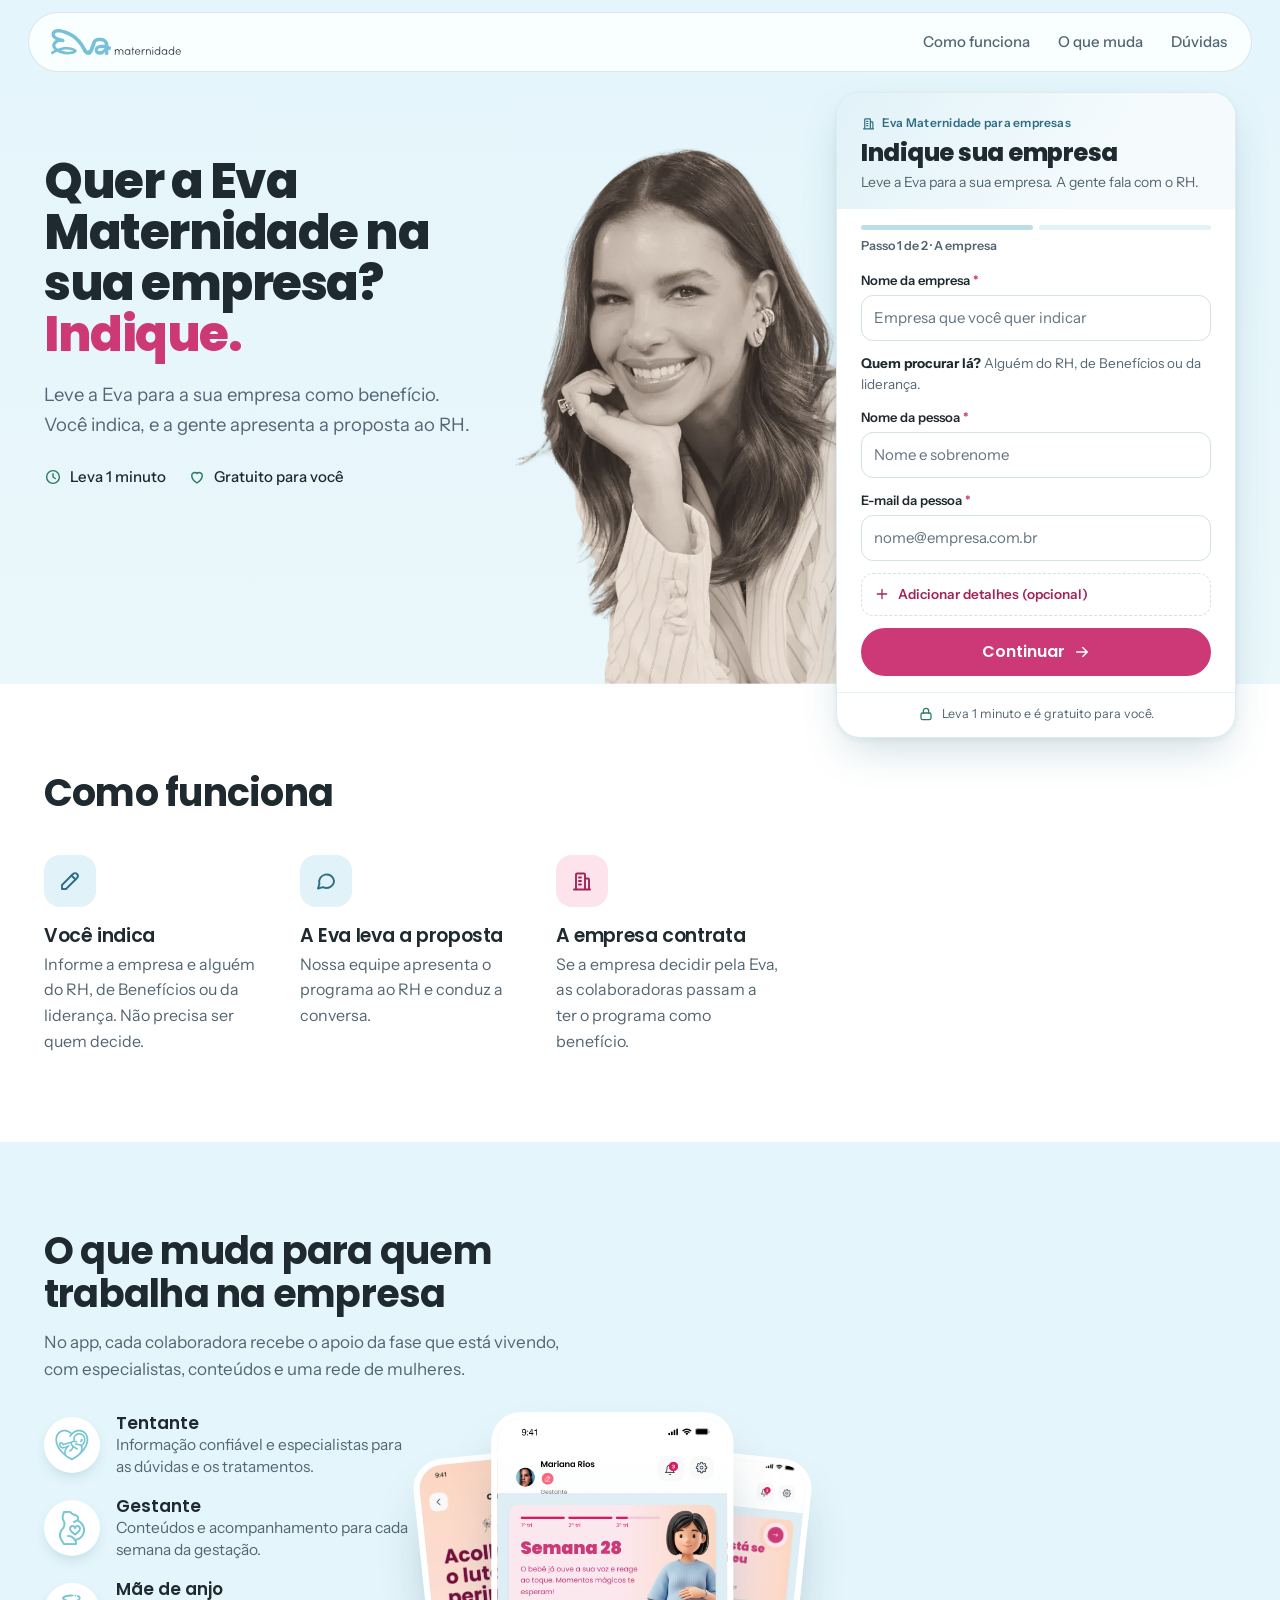
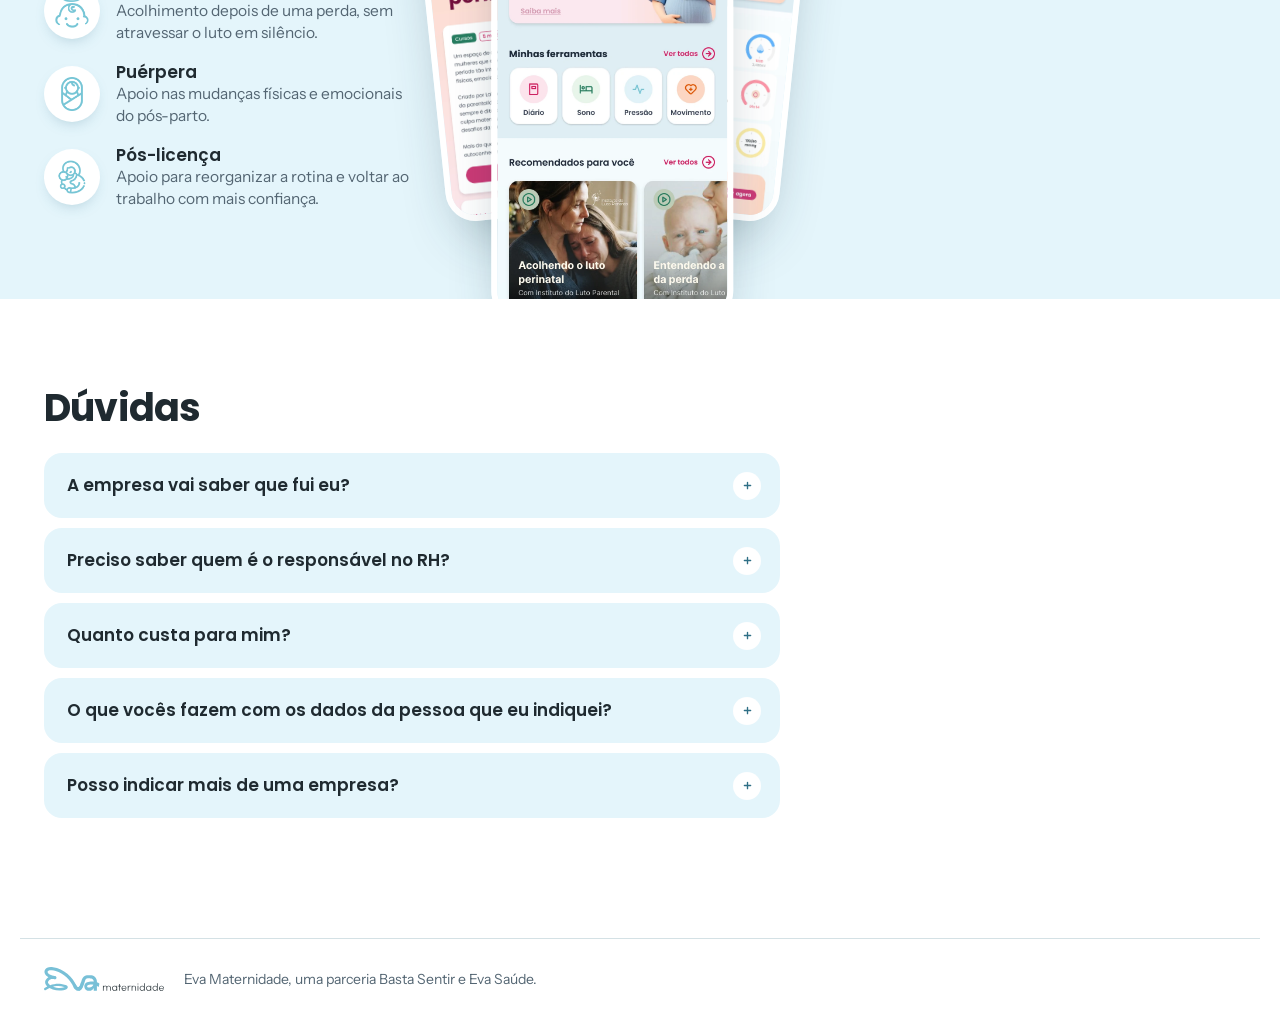
<file: index.html>
<!doctype html>
<html lang="pt-BR">
<head>
<meta charset="utf-8">
<meta name="viewport" content="width=device-width, initial-scale=1, viewport-fit=cover">
<title>Indique sua empresa · Eva Maternidade</title>
<meta name="description" content="Quer a Eva Maternidade na sua empresa? Indique. Leve a Eva para a sua empresa como benefício: a gente apresenta a proposta ao RH.">
<meta property="og:title" content="Quer a Eva Maternidade na sua empresa? Indique.">
<meta property="og:description" content="Leve a Eva para a sua empresa como benefício. Leva 1 minuto.">
<meta property="og:type" content="website">
<meta property="og:url" content="https://indique.evamaternidade.com.br/">
<link rel="canonical" href="https://indique.evamaternidade.com.br/">
<meta name="theme-color" content="#E4F5FB">
<link rel="icon" href="assets/img/favicon.svg" type="image/svg+xml">
<link rel="preconnect" href="https://fonts.googleapis.com">
<link rel="preconnect" href="https://fonts.gstatic.com" crossorigin>
<link rel="stylesheet" href="https://fonts.googleapis.com/css2?family=Instrument+Sans:wght@400;500;600&family=Poppins:wght@600;700;800&display=swap">
<link rel="stylesheet" href="form/eva-indique.css?v=20261015-9">
<link rel="stylesheet" href="styles.css?v=20261015-11">
<script>document.documentElement.classList.add('js')</script>
</head>
<body>
<svg width="0" height="0" style="position:absolute" aria-hidden="true" focusable="false">
  <symbol id="i-relogio" viewBox="0 0 24 24"><circle cx="12" cy="12" r="8.5"/><path d="M12 7.5V12l3 2"/></symbol>
  <symbol id="i-coracao" viewBox="0 0 24 24"><path d="M12 20s-7-4.4-7-10a4 4 0 0 1 7-2.6A4 4 0 0 1 19 10c0 5.6-7 10-7 10z"/></symbol>
  <symbol id="i-seta-baixo" viewBox="0 0 24 24"><path d="M12 5v14M6 13l6 6 6-6"/></symbol>
  <symbol id="i-lapis" viewBox="0 0 24 24"><path d="M4 20h4L19 9a2.8 2.8 0 0 0-4-4L4 16z"/><path d="M13.5 6.5l4 4"/></symbol>
  <symbol id="i-conversa" viewBox="0 0 24 24"><path d="M20 11.5a7.5 7.5 0 0 1-11 6.6L4 19.5l1.4-4.6A7.5 7.5 0 1 1 20 11.5z"/></symbol>
  <symbol id="i-predio" viewBox="0 0 24 24"><path d="M4 20.5h16M6 20.5V5.5a1 1 0 0 1 1-1h7a1 1 0 0 1 1 1v15M15 9.5h3a1 1 0 0 1 1 1v10M9 8.5h2M9 12h2M9 15.5h2"/></symbol>
</svg>

<a class="skip" href="#eva-indique">Ir para o formulário</a>

<header class="top" id="top">
  <div class="top-in">
    <a href="#" class="marca" aria-label="Eva Maternidade, início"><img src="assets/img/logo-eva-cor.svg" alt="Eva Maternidade" width="150" height="30"></a>
    <nav class="top-nav" aria-label="Seções">
      <a href="#como-funciona">Como funciona</a>
      <a href="#o-que-muda">O que muda</a>
      <a href="#duvidas">Dúvidas</a>
    </nav>
  </div>
</header>

<main>
  <section class="hero" aria-labelledby="h1">
    <img class="hero-foto-m" src="assets/img/mariana-hero-foto.webp" alt="" width="1080" height="1350" fetchpriority="high">
    <div class="wrap col">
      <div class="hero-txt">
        <h1 id="h1">Quer a Eva Maternidade na sua empresa? <em>Indique.</em></h1>
        <p class="lead">Leve a Eva para a sua empresa como benefício. Você indica, e a gente apresenta a proposta ao RH.</p>
        <ul class="garantias">
          <li><svg class="i" aria-hidden="true"><use href="#i-relogio"/></svg>Leva 1 minuto</li>
          <li><svg class="i" aria-hidden="true"><use href="#i-coracao"/></svg>Gratuito para você</li>
        </ul>
        <a href="#eva-indique" class="btn hero-cta" data-ir-form>Indicar minha empresa <svg class="i" aria-hidden="true"><use href="#i-seta-baixo"/></svg></a>
      </div>
      <img class="hero-foto" src="assets/img/mariana-hero.webp" alt="" width="862" height="1016">
    </div>
  </section>

  <div class="form-slot">
<!-- form:inicio (gerado por build.py a partir de form/eva-indique.html; não editar aqui) -->
<section class="eva-indique" id="eva-indique" aria-labelledby="ei-titulo">
  <svg width="0" height="0" style="position:absolute" aria-hidden="true" focusable="false">
    <symbol id="ei-cadeado" viewBox="0 0 24 24"><rect x="4.5" y="10.5" width="15" height="10" rx="2.5"/><path d="M8 10.5V7.5a4 4 0 0 1 8 0v3"/></symbol>
    <symbol id="ei-check" viewBox="0 0 24 24"><path d="M5 12.5l4.5 4.5L19 7.5"/></symbol>
    <symbol id="ei-seta" viewBox="0 0 24 24"><path d="M5 12h14M13 6l6 6-6 6"/></symbol>
    <symbol id="ei-ic-voltar" viewBox="0 0 24 24"><path d="M19 12H5M11 6l-6 6 6 6"/></symbol>
    <symbol id="ei-mais" viewBox="0 0 24 24"><path d="M12 5v14M5 12h14"/></symbol>
    <symbol id="ei-predio" viewBox="0 0 24 24"><path d="M4 20.5h16M6 20.5V5.5a1 1 0 0 1 1-1h7a1 1 0 0 1 1 1v15M15 9.5h3a1 1 0 0 1 1 1v10M9 8.5h2M9 12h2M9 15.5h2"/></symbol>
  </svg>

  <header class="ei-head">
    <span class="ei-selo"><svg class="ei-i"><use href="#ei-predio"/></svg>Eva Maternidade para empresas</span>
    <h2 id="ei-titulo">Indique sua empresa</h2>
    <p>Leve a Eva para a sua empresa. A gente fala com o RH.</p>
  </header>

  <div class="ei-body">
    <form id="ei-form" novalidate>
      <div class="ei-prog" aria-hidden="true">
        <span class="on"></span><span></span>
        <b id="ei-prog-txt">Passo 1 de 2 · A empresa</b>
      </div>

      <div class="ei-passo" data-passo="1">
        <label class="ei-f"><span class="ei-l">Nome da empresa <i class="ei-req">*</i></span>
          <input name="empresa" autocomplete="organization" required placeholder="Empresa que você quer indicar">
        </label>
        <p class="ei-sub"><b>Quem procurar lá?</b> Alguém do RH, de Benefícios ou da liderança.</p>
        <label class="ei-f"><span class="ei-l">Nome da pessoa <i class="ei-req">*</i></span>
          <input name="contato_nome" autocomplete="off" required placeholder="Nome e sobrenome">
        </label>
        <label class="ei-f"><span class="ei-l">E-mail da pessoa <i class="ei-req">*</i></span>
          <input name="contato_email" type="email" autocomplete="off" inputmode="email" required placeholder="nome@empresa.com.br">
        </label>
        <details class="ei-mais">
          <summary><svg class="ei-i"><use href="#ei-mais"/></svg>Adicionar detalhes (opcional)</summary>
          <div class="ei-mais-in">
            <label class="ei-f"><span class="ei-l">Cargo ou área</span>
              <input name="contato_cargo" autocomplete="off" placeholder="Ex.: RH, Benefícios, Gestão de Pessoas">
            </label>
            <label class="ei-f"><span class="ei-l">Telefone da pessoa</span>
              <input name="contato_tel" type="tel" autocomplete="off" inputmode="tel" placeholder="(11) 99999-9999">
            </label>
            <label class="ei-f"><span class="ei-l">Algo que ajude na conversa</span>
              <textarea name="contexto" rows="3" maxlength="1000" placeholder="Ex.: a empresa está revendo benefícios"></textarea>
            </label>
          </div>
        </details>
      </div>

      <div class="ei-passo" data-passo="2" hidden>
        <label class="ei-f"><span class="ei-l">Seu nome <i class="ei-req">*</i></span>
          <input name="ind_nome" autocomplete="name" required placeholder="Como você se chama">
        </label>
        <label class="ei-f"><span class="ei-l">Seu e-mail <i class="ei-req">*</i></span>
          <input name="ind_email" type="email" autocomplete="email" inputmode="email" required placeholder="voce@email.com">
        </label>
        <fieldset class="ei-chips" data-req="pode_citar">
          <legend>Podemos dizer à empresa que a indicação veio de você? <i class="ei-req">*</i></legend>
          <div class="ei-op">
            <label><input type="radio" name="pode_citar" value="Sim"><span>Sim, pode</span></label>
            <label><input type="radio" name="pode_citar" value="Prefiro não"><span>Prefiro não</span></label>
          </div>
        </fieldset>
        <p class="ei-aviso">Ao enviar, você concorda que a Eva use estes dados para apresentar o programa à empresa e falar com você sobre esta indicação, conforme a <a class="ei-priv" href="#" target="_blank" rel="noopener">política de privacidade</a>. A pessoa indicada não entra em listas de e-mail.</p>
      </div>

      <p class="ei-form-erro" id="ei-form-erro" role="alert" hidden></p>

      <div class="ei-acoes">
        <button type="button" class="ei-btn ei-btn-ghost" id="ei-voltar" hidden aria-label="Voltar ao passo anterior"><svg class="ei-i"><use href="#ei-ic-voltar"/></svg></button>
        <button type="submit" class="ei-btn" id="ei-avancar">Continuar <svg class="ei-i"><use href="#ei-seta"/></svg></button>
      </div>
    </form>

    <div class="ei-ok" id="ei-ok" tabindex="-1" hidden>
      <div class="ei-ok-ico"><svg class="ei-i"><use href="#ei-check"/></svg></div>
      <h3>Indicação recebida</h3>
      <p>Obrigada por pensar nas mulheres da <b id="ei-ok-empresa">empresa</b>. A partir daqui, a equipe da Eva faz o contato.</p>
      <button type="button" class="ei-btn" id="ei-outra">Indicar outra empresa</button>
    </div>
  </div>

  <p class="ei-foot" id="ei-foot"><svg class="ei-i"><use href="#ei-cadeado"/></svg>Leva 1 minuto e é gratuito para você.</p>
</section>
<!-- form:fim -->
  </div>

  <section class="passos-sec" id="como-funciona" aria-labelledby="passos-h">
    <div class="wrap col">
      <h2 id="passos-h">Como funciona</h2>
      <ol class="passos">
        <li>
          <span class="passo-ico"><svg class="i" aria-hidden="true"><use href="#i-lapis"/></svg></span>
          <h3>Você indica</h3>
          <p>Informe a empresa e alguém do RH, de Benefícios ou da liderança. Não precisa ser quem decide.</p>
        </li>
        <li>
          <span class="passo-ico"><svg class="i" aria-hidden="true"><use href="#i-conversa"/></svg></span>
          <h3>A Eva leva a proposta</h3>
          <p>Nossa equipe apresenta o programa ao RH e conduz a conversa.</p>
        </li>
        <li>
          <span class="passo-ico"><svg class="i" aria-hidden="true"><use href="#i-predio"/></svg></span>
          <h3>A empresa contrata</h3>
          <p>Se a empresa decidir pela Eva, as colaboradoras passam a ter o programa como benefício.</p>
        </li>
      </ol>
    </div>
  </section>

  <section class="muda" id="o-que-muda" aria-labelledby="muda-h">
    <div class="wrap col">
      <div class="muda-topo">
        <h2 id="muda-h">O que muda para quem trabalha na empresa</h2>
        <p class="muda-intro">No app, cada colaboradora recebe o apoio da fase que está vivendo, com especialistas, conteúdos e uma rede de mulheres.</p>
      </div>
      <div class="muda-grid">
        <div class="muda-txt">
          <ul class="fases">
            <li><span class="fase-ico"><img src="assets/img/fase-tentante.webp" alt="" width="64" height="64"></span><span><b>Tentante</b>Informação confiável e especialistas para as dúvidas e os tratamentos.</span></li>
            <li><span class="fase-ico"><img src="assets/img/fase-gestante.webp" alt="" width="64" height="64"></span><span><b>Gestante</b>Conteúdos e acompanhamento para cada semana da gestação.</span></li>
            <li><span class="fase-ico"><img src="assets/img/fase-mae-de-anjo.webp" alt="" width="64" height="64"></span><span><b>Mãe de anjo</b>Acolhimento depois de uma perda, sem atravessar o luto em silêncio.</span></li>
            <li><span class="fase-ico"><img src="assets/img/fase-puerpera.webp" alt="" width="64" height="64"></span><span><b>Puérpera</b>Apoio nas mudanças físicas e emocionais do pós-parto.</span></li>
            <li><span class="fase-ico"><img src="assets/img/fase-pos-licenca.webp" alt="" width="64" height="64"></span><span><b>Pós-licença</b>Apoio para reorganizar a rotina e voltar ao trabalho com mais confiança.</span></li>
          </ul>
        </div>
        <div class="telas" aria-hidden="true">
          <img class="tela t1" src="assets/img/app-curso.webp" alt="" width="786" height="1704" loading="lazy">
          <img class="tela t2" src="assets/img/app-home.webp" alt="" width="786" height="1704" loading="lazy">
          <img class="tela t3" src="assets/img/app-saude.webp" alt="" width="786" height="1704" loading="lazy">
        </div>
      </div>
    </div>
  </section>

  <section class="faq" id="duvidas" aria-labelledby="faq-h">
    <div class="wrap col">
      <h2 id="faq-h">Dúvidas</h2>
      <div class="faq-lista">
        <details>
          <summary>A empresa vai saber que fui eu?</summary>
          <p>Só se você autorizar no formulário. Se preferir não, a Eva faz o contato sem citar você.</p>
        </details>
        <details>
          <summary>Preciso saber quem é o responsável no RH?</summary>
          <p>Não precisa ser quem decide. O nome e o e-mail de alguém do RH, de Benefícios ou da liderança já bastam.</p>
        </details>
        <details>
          <summary>Quanto custa para mim?</summary>
          <p>Nada. Quem contrata é a empresa, como benefício para as colaboradoras.</p>
        </details>
        <details>
          <summary>O que vocês fazem com os dados da pessoa que eu indiquei?</summary>
          <p>Usamos só para apresentar a Eva à empresa. Ela não entra em listas de e-mail sem autorização.</p>
        </details>
        <details>
          <summary>Posso indicar mais de uma empresa?</summary>
          <p>Pode. Depois de enviar, use "Indicar outra empresa": seus dados ficam preenchidos e você só informa a próxima.</p>
        </details>
      </div>
    </div>
  </section>
</main>

<footer class="rodape">
  <div class="wrap col rodape-in">
    <img src="assets/img/logo-eva-cor.svg" alt="Eva Maternidade" width="130" height="26" loading="lazy">
    <p>Eva Maternidade, uma parceria Basta Sentir e Eva Saúde.</p>
  </div>
</footer>

<div class="barra" id="barra" aria-hidden="true">
  <a href="#eva-indique" class="btn btn-full" data-ir-form tabindex="-1">Indicar minha empresa</a>
</div>

<script>
  // Envia de verdade para o formulário 12 da AC. Para testar sem criar contato, abra com ?teste=1.
  window.EVA_INDIQUE = { privacidadeUrl: '' };
</script>
<script src="form/eva-indique.js?v=20261015-9"></script>
<script src="main.js?v=20261015-9"></script>
</body>
</html>
</file>
<file: form/eva-indique.css>
/* Formulário "Indique sua empresa" v2 — componente compartilhado entre a LP e o app.
   Padrão: design system do app Eva Maternidade (Figma 857:2532).
   Para outra identidade, sobrescreva as variáveis --ei-* num seletor mais específico. */
.eva-indique{
  --ei-acao:#CD3976; --ei-acao-2:#B12C63; --ei-acao-ink:#A3245A; --ei-acao-soft:#FCE3EC;
  --ei-ring:#71AFC3; --ei-soft:#E1F2F8; --ei-soft-2:#BBDEEA; --ei-borda:#D4E1E5;
  --ei-ink:#1F2A30; --ei-muted:#546673; --ei-ok:#277D60; --ei-ok-bg:#E3F1EA; --ei-err:#B3261E;
  --ei-head:linear-gradient(120deg,#E4F5FB,#FDEBE1 62%,#FCE3EC); --ei-head-ink:#A3245A; --ei-head-sub:#546673; --ei-head-selo:#2F6F86;
  --ei-display:"Poppins", system-ui, sans-serif;
  --ei-body:"Instrument Sans", system-ui, -apple-system, "Segoe UI", sans-serif;
  --ei-sombra:0 18px 44px -12px rgba(47,111,134,.28), 0 2px 6px rgba(47,111,134,.08);
  --ei-r:24px;
  box-sizing:border-box; width:100%; max-width:460px; margin-inline:auto; padding:0;
  background:#fff; border-radius:var(--ei-r); box-shadow:var(--ei-sombra); border:1px solid rgba(212,225,229,.7);
  overflow:hidden; color:var(--ei-ink); font:400 16px/1.55 var(--ei-body); -webkit-font-smoothing:antialiased; text-align:left;
  display:flex; flex-direction:column;
}
.eva-indique *,.eva-indique *::before,.eva-indique *::after{box-sizing:border-box}
.eva-indique [hidden]{display:none!important}
.eva-indique p{margin:0}
.eva-indique h2,.eva-indique h3{font-family:var(--ei-display);margin:0;letter-spacing:-.01em;line-height:1.2;text-wrap:balance}
.eva-indique :focus-visible{outline:3px solid var(--ei-ring);outline-offset:3px;border-radius:6px}
.eva-indique .ei-i{width:20px;height:20px;flex:none;fill:none;stroke:currentColor;stroke-width:1.9;stroke-linecap:round;stroke-linejoin:round}

.eva-indique .ei-head{background:var(--ei-head);padding:20px 24px 16px;flex:none}
.eva-indique .ei-selo{display:inline-flex;align-items:center;gap:6px;font-size:12px;font-weight:600;letter-spacing:.02em;color:var(--ei-head-selo);margin-bottom:6px}
.eva-indique .ei-selo .ei-i{width:15px;height:15px}
.eva-indique .ei-head h2{font-size:22px;font-weight:700;color:var(--ei-head-ink)}
.eva-indique .ei-head p{margin-top:4px;font-size:14px;color:var(--ei-head-sub)}

.eva-indique .ei-body{padding:16px 24px 8px;overflow:auto;overscroll-behavior:contain;scrollbar-width:thin}
.eva-indique .ei-prog{display:grid;grid-template-columns:1fr 1fr;gap:6px;margin-bottom:14px}
.eva-indique .ei-prog span{height:5px;border-radius:99px;background:var(--ei-soft);transition:background .3s}
.eva-indique .ei-prog span.on{background:var(--ei-soft-2)}
.eva-indique .ei-prog span.done{background:var(--ei-ok)}
.eva-indique .ei-prog b{grid-column:1/-1;font-weight:600;font-size:12.5px;color:var(--ei-muted)}

.eva-indique .ei-passo,.eva-indique .ei-ok{animation:ei-entra .32s cubic-bezier(.16,1,.3,1)}
@keyframes ei-entra{from{opacity:0;transform:translateY(6px)}to{opacity:1;transform:none}}
@media (prefers-reduced-motion:reduce){.eva-indique .ei-passo,.eva-indique .ei-ok{animation:none}}

.eva-indique .ei-f{display:flex;flex-direction:column;gap:5px;margin-bottom:12px;font-size:13px;font-weight:600;color:var(--ei-ink);min-width:0}
.eva-indique .ei-l{display:block}
.eva-indique .ei-f small{font-weight:500;color:var(--ei-muted)}
.eva-indique .ei-f input,.eva-indique .ei-f textarea{
  width:100%;margin:0;font:400 15px/1.3 var(--ei-body);color:var(--ei-ink);background:#fff;border:1.5px solid var(--ei-borda);
  border-radius:12px;padding:11px 12px;min-height:46px;transition:border-color .2s,box-shadow .2s;-webkit-appearance:none;appearance:none}
.eva-indique .ei-f textarea{resize:vertical;min-height:76px}
.eva-indique .ei-f input::placeholder,.eva-indique .ei-f textarea::placeholder{color:#627480}
.eva-indique .ei-f input:hover,.eva-indique .ei-f textarea:hover{border-color:var(--ei-soft-2)}
.eva-indique .ei-f input:focus,.eva-indique .ei-f textarea:focus{outline:none;border-color:var(--ei-ring);box-shadow:0 0 0 4px color-mix(in srgb,var(--ei-ring) 22%,transparent)}
.eva-indique [aria-invalid="true"]{border-color:var(--ei-err)!important;background-color:#FFF8F8!important}
.eva-indique .ei-err{font-size:12.5px;font-weight:500;color:var(--ei-err)}
.eva-indique .ei-sub{font-size:13.5px;color:var(--ei-muted);margin:0 0 12px}
.eva-indique .ei-sub b{color:var(--ei-ink)}

.eva-indique .ei-mais{margin:0 0 12px;border-radius:12px;border:1.5px dashed var(--ei-borda)}
.eva-indique .ei-mais summary{list-style:none;cursor:pointer;display:flex;align-items:center;gap:8px;padding:10px 12px;font-size:13.5px;font-weight:600;color:var(--ei-acao-ink);border-radius:10px}
.eva-indique .ei-mais summary::-webkit-details-marker{display:none}
.eva-indique .ei-mais summary .ei-i{width:16px;height:16px;transition:transform .2s}
.eva-indique .ei-mais[open] summary .ei-i{transform:rotate(45deg)}
.eva-indique .ei-mais summary:hover{background:var(--ei-soft)}
.eva-indique .ei-mais-in{padding:4px 12px 2px}
.eva-indique .ei-mais[open]{border-style:solid;border-color:var(--ei-soft)}

.eva-indique .ei-chips{border:0;margin:2px 0 14px;padding:0;min-width:0}
.eva-indique .ei-chips legend{padding:0;margin-bottom:7px;font-size:13px;font-weight:600}
.eva-indique .ei-op{display:flex;flex-wrap:wrap;gap:6px}
.eva-indique .ei-chips label{position:relative}
.eva-indique .ei-chips input{position:absolute;inset:0;opacity:0;margin:0;cursor:pointer;width:100%;height:100%}
.eva-indique .ei-chips span{display:inline-block;font-size:14px;font-weight:500;padding:8px 14px;border-radius:999px;border:1.5px solid var(--ei-borda);background:#fff;transition:background .2s,border-color .2s,color .2s}
.eva-indique .ei-chips label:hover span{border-color:var(--ei-soft-2)}
.eva-indique .ei-chips input:checked+span{background:var(--ei-acao-soft);border-color:var(--ei-acao);color:var(--ei-acao-ink)}
.eva-indique .ei-chips input:focus-visible+span{outline:3px solid var(--ei-ring);outline-offset:2px}
.eva-indique .ei-chips.erro span{border-color:var(--ei-err)}
.eva-indique .ei-req{font-style:normal;color:var(--ei-acao)}

.eva-indique .ei-aviso{font-size:12.5px;line-height:1.5;color:var(--ei-muted);margin:0 0 12px}
.eva-indique .ei-aviso a{color:var(--ei-acao-ink);text-underline-offset:3px}
.eva-indique .ei-form-erro{color:var(--ei-err);font-size:13px;font-weight:500;margin-bottom:10px}

.eva-indique .ei-acoes{display:flex;gap:10px;margin:4px 0 8px}
.eva-indique .ei-btn{display:inline-flex;align-items:center;justify-content:center;gap:8px;min-height:48px;padding:12px 22px;border-radius:999px;border:1.5px solid transparent;background:var(--ei-acao);color:#fff;font:600 16px/1.2 var(--ei-display);cursor:pointer;transition:background .2s,color .2s,border-color .2s,transform .15s;flex:1}
.eva-indique .ei-btn:hover{background:var(--ei-acao-2)}
.eva-indique .ei-btn:active{transform:translateY(1px)}
.eva-indique .ei-btn[disabled]{opacity:.65;cursor:progress}
.eva-indique .ei-btn .ei-i{width:18px;height:18px}
.eva-indique .ei-btn-ghost{background:#fff;color:var(--ei-acao-ink);border-color:var(--ei-borda);flex:0 0 auto;padding-inline:16px}
.eva-indique .ei-btn-ghost:hover{background:var(--ei-soft);border-color:var(--ei-soft-2)}

.eva-indique .ei-foot{display:flex;align-items:center;justify-content:center;gap:8px;margin:0;padding:11px 20px 14px;border-top:1px solid var(--ei-soft);font-size:12.5px;color:var(--ei-muted);text-align:center;flex:none}
.eva-indique .ei-foot .ei-i{width:16px;height:16px;color:var(--ei-ok)}

.eva-indique .ei-ok{padding:6px 0 14px}
.eva-indique .ei-ok:focus{outline:none}
.eva-indique .ei-ok-ico{display:grid;place-items:center;width:46px;height:46px;border-radius:50%;background:var(--ei-ok-bg);color:var(--ei-ok);margin-bottom:14px}
.eva-indique .ei-ok-ico .ei-i{width:24px;height:24px;stroke-width:2.4}
.eva-indique .ei-ok h3{font-size:21px;font-weight:700;margin-bottom:6px}
.eva-indique .ei-ok p{font-size:15px;color:var(--ei-muted)}
.eva-indique .ei-ok p b{color:var(--ei-ink);overflow-wrap:anywhere}
.eva-indique .ei-ok .ei-btn{margin-top:18px;width:100%}

@media (max-width:420px){
  .eva-indique{--ei-r:20px}
  .eva-indique .ei-head,.eva-indique .ei-body{padding-inline:18px}
}
</file>
<file: styles.css>
/* LP "Indique sua empresa", alternativa B (rodada 3, review T004).
   Estrutura da alternativa A (formulário flutuante à direita, passos simples, dúvidas) com o design system
   do app Eva Maternidade (Figma 857:2532): campo azul-claro, cartões brancos, ação magenta, Poppins + Instrument Sans.
   No celular, a Mariana ocupa o topo e o texto entra sobre a metade de baixo da foto, com um degradê escuro. */
:root{
  color-scheme: light;
  --azul:#78C0D7; --azul-soft:#BBDEEA; --azul-bg:#E4F5FB; --azul-accent:#E1F2F8; --azul-ink:#2F6F86; --noite:#173A47;
  --ring:#71AFC3; --borda:#D4E1E5; --muted:#546673; --ink:#1F2A30; --papel:#FFFFFF;
  --magenta:#CD3976; --magenta-2:#B12C63; --magenta-ink:#A3245A; --rosa:#FCE3EC;
  --verde:#277D60; --verde-bg:#E3F1EA; --creme:#FEF9EC; --creme-ink:#7A5A12;
  --display:"Poppins", system-ui, sans-serif;
  --body:"Instrument Sans", system-ui, -apple-system, "Segoe UI", sans-serif;
  --r:24px; --max:1240px; --gut:24px; --form-w:400px; --gap:56px;
  --edge:max(var(--gut), calc((100vw - var(--max)) / 2 + var(--gut)));
  --sombra:0 18px 44px -12px rgba(47,111,134,.28), 0 2px 6px rgba(47,111,134,.08);
  --sai:cubic-bezier(.16,1,.3,1);
}
*{box-sizing:border-box}
[hidden]{display:none!important}
html{scroll-behavior:smooth;scroll-padding-top:96px;-webkit-text-size-adjust:100%;scrollbar-color:var(--azul-soft) transparent;scrollbar-width:thin}
body{margin:0;background:var(--papel);color:var(--ink);font-family:var(--body);font-size:17px;line-height:1.6;-webkit-font-smoothing:antialiased;overflow-x:clip;caret-color:var(--magenta)}
::selection{background:var(--rosa);color:var(--magenta-ink)}
img{max-width:100%;display:block;height:auto}
h1,h2,h3{font-family:var(--display);line-height:1.12;margin:0;text-wrap:balance;letter-spacing:-.02em}
h2{font-size:clamp(28px,3vw,38px);font-weight:700}
h3{font-size:19px;font-weight:600}
p{margin:0}
a{color:var(--magenta-ink);text-underline-offset:3px}
section{position:relative;padding-block:88px}
.wrap{max-width:var(--max);margin-inline:auto;padding-inline:var(--gut)}
.col{position:relative}
.i{width:20px;height:20px;flex:none;fill:none;stroke:currentColor;stroke-width:1.9;stroke-linecap:round;stroke-linejoin:round}
:focus-visible{outline:3px solid var(--ring);outline-offset:3px;border-radius:8px}
.skip{position:absolute;left:-999px;top:8px;z-index:100;background:var(--ink);color:#fff;padding:10px 16px;border-radius:999px;font-weight:600}
.skip:focus{left:8px}

/* ---------- botões ---------- */
.btn{display:inline-flex;align-items:center;justify-content:center;gap:8px;min-height:50px;padding:12px 26px;border-radius:999px;border:0;background:var(--magenta);color:#fff;font:600 16px/1.2 var(--display);text-decoration:none;cursor:pointer;transition:background .2s,transform .2s var(--sai)}
.btn:hover{background:var(--magenta-2)}
.btn:active{transform:scale(.98)}
.btn .i{width:18px;height:18px}
.btn-full{width:100%}

/* ---------- topo ---------- */
.top{position:fixed;top:12px;left:0;right:0;z-index:60;padding-inline:12px;pointer-events:none}
.top-in{pointer-events:auto;max-width:calc(var(--max) - 2 * var(--gut) + 32px);margin-inline:auto;display:flex;align-items:center;gap:24px;height:60px;padding:0 24px 0 22px;border-radius:999px;
  background:rgba(255,255,255,.82);backdrop-filter:saturate(1.6) blur(14px);-webkit-backdrop-filter:saturate(1.6) blur(14px);border:1px solid rgba(212,225,229,.8);transition:box-shadow .3s,background .3s}
.top.rolou .top-in{background:rgba(255,255,255,.94);box-shadow:0 12px 32px -18px rgba(47,111,134,.45)}
.marca img{height:26px;width:auto}
.top-nav{display:flex;gap:28px;margin-left:auto;font-size:15px;font-weight:500}
.top-nav a{color:var(--muted);text-decoration:none;transition:color .2s}
.top-nav a:hover{color:var(--ink)}

/* ---------- abertura ---------- */
.hero{padding:84px 0 0;background:linear-gradient(180deg,var(--azul-bg) 0%,#EAF7FB 100%);overflow:hidden}
.hero .col{min-height:600px}
.hero-txt{position:relative;z-index:1;max-width:440px;padding-block:72px 96px}
.hero h1{font-size:clamp(36px,3.8vw,52px);font-weight:800;letter-spacing:-.03em;line-height:1.05}
.hero h1 em{font-style:normal;color:var(--magenta)}
.lead{margin-top:20px;font-size:18.5px;color:var(--muted);max-width:24em}
.garantias{list-style:none;margin:26px 0 0;padding:0;display:flex;flex-wrap:wrap;gap:10px 22px}
.garantias li{display:flex;align-items:center;gap:8px;font-weight:500;font-size:15px}
.garantias .i{width:18px;height:18px;color:var(--verde)}
.hero-cta{display:none}
.hero-foto{position:absolute;bottom:0;height:calc(100% - 64px);max-height:540px;width:auto;max-width:none;pointer-events:none}
.hero-foto-m{display:none}

/* ---------- formulário: cabeçalho claro, título escuro (como na alternativa A) ---------- */
.form-slot .eva-indique{
  --ei-head:linear-gradient(120deg,var(--azul-accent) 0%,#F5FBFD 70%);
  --ei-head-ink:var(--ink); --ei-head-sub:var(--muted); --ei-head-selo:var(--azul-ink);
  z-index:30;
}
.form-slot .eva-indique .ei-head h2{font-size:24px;font-weight:800;letter-spacing:-.02em}
.form-slot .eva-indique.realce{animation:realce 1.1s var(--sai)}
@keyframes realce{0%{box-shadow:var(--ei-sombra),0 0 0 0 rgba(205,57,118,.45)}40%{box-shadow:var(--ei-sombra),0 0 0 8px rgba(205,57,118,.18)}100%{box-shadow:var(--ei-sombra),0 0 0 14px rgba(205,57,118,0)}}

/* ---------- como funciona ---------- */
.passos{list-style:none;margin:40px 0 0;padding:0;display:grid;grid-template-columns:repeat(3,1fr);gap:32px}
.passo-ico{display:grid;place-items:center;width:52px;height:52px;border-radius:16px;background:var(--azul-accent);color:var(--azul-ink);margin-bottom:18px}
.passo-ico .i{width:24px;height:24px}
.passos li:last-child .passo-ico{background:var(--rosa);color:var(--magenta-ink)}
.passos h3{margin-bottom:6px}
.passos p{font-size:16px;color:var(--muted)}

/* ---------- o que muda ---------- */
.muda{background:var(--azul-bg);padding-bottom:0;overflow:hidden}
.muda-topo h2{max-width:16em}
.muda-grid{display:grid;grid-template-columns:minmax(0,1fr) minmax(0,.9fr);gap:28px;align-items:stretch}
.muda-txt{padding-bottom:88px}
.muda-intro{margin-top:14px;color:var(--muted);max-width:32em}
.fases{list-style:none;margin:28px 0 0;padding:0;display:grid;gap:16px}
.fases li{display:flex;gap:16px;align-items:center}
.fases b{display:block;font:600 17px/1.3 var(--display);color:var(--ink)}
.fases li>span:last-child{font-size:15.5px;line-height:1.45;color:var(--muted)}
/* ícones das fases, os mesmos do seletor de fase do app (Figma 596:2329) */
.fase-ico{display:grid;place-items:center;flex:none;width:56px;height:56px;border-radius:50%;background:#fff;box-shadow:0 6px 16px -8px rgba(47,111,134,.4)}
.fase-ico img{width:34px;height:34px}
/* telas do app em leque, sangrando pela base da faixa */
/* a coluna das telas acompanha a lista: o topo das telas alinha com a primeira fase e a base sangra pelo fim da faixa */
.telas{position:relative;min-height:440px;margin-top:28px}
.tela{position:absolute;top:0;width:72%;border-radius:30px;border:6px solid #fff;box-shadow:0 30px 60px -24px rgba(23,58,71,.45);transition:transform .9s var(--sai)}
.t1{left:-6%;width:52%;transform:rotate(-6deg) translateY(40px)}
.t2{left:50%;z-index:2;transform:translateX(-50%)}
.t3{right:-6%;width:52%;transform:rotate(6deg) translateY(40px)}
.js .telas:not(.vis) .t1{transform:rotate(0) translate(40%,100px)}
.js .telas:not(.vis) .t3{transform:rotate(0) translate(-40%,100px)}
.js .telas:not(.vis) .t2{transform:translateX(-50%) translateY(70px)}

/* ---------- dúvidas ---------- */
.faq h2{margin-bottom:24px}
.faq-lista{display:grid;gap:10px;max-width:760px}
.faq details{background:var(--azul-bg);border-radius:18px;border:1px solid transparent;transition:border-color .2s,background .2s}
.faq details:hover{border-color:var(--azul-soft)}
.faq details[open]{background:#fff;border-color:var(--borda)}
.faq summary{list-style:none;cursor:pointer;position:relative;padding:20px 60px 20px 22px;font:600 17px/1.35 var(--display);color:var(--ink);border-radius:18px}
.faq summary::-webkit-details-marker{display:none}
.faq summary::after{content:"";position:absolute;right:18px;top:50%;width:28px;height:28px;margin-top:-14px;border-radius:50%;background:#fff url("data:image/svg+xml,%3Csvg xmlns='http://www.w3.org/2000/svg' viewBox='0 0 24 24' fill='none' stroke='%232F6F86' stroke-width='2.2' stroke-linecap='round'%3E%3Cpath d='M12 7v10M7 12h10'/%3E%3C/svg%3E") center/15px no-repeat;transition:transform .3s var(--sai)}
.faq details[open] summary::after{transform:rotate(45deg);background-color:var(--azul-accent)}
.faq details p{padding:0 60px 20px 22px;color:var(--muted)}

.rodape{padding-block:32px 40px;font-size:14px;color:var(--muted)}
.rodape-in{display:flex;align-items:center;gap:20px;flex-wrap:wrap;border-top:1px solid var(--borda);padding-top:28px}
.rodape img{height:24px;width:auto}

.barra{display:none}

/* ---------- desktop: formulário fixo à direita ---------- */
@media (min-width:1100px){
  .wrap.col{padding-right:calc(var(--gut) + var(--form-w) + var(--gap))}
  .form-slot .eva-indique{position:fixed;top:92px;right:var(--edge);width:var(--form-w);max-height:calc(100vh - 108px)}
  .hero-foto{right:calc(var(--gut) + var(--form-w) + var(--gap) - 190px)}
}
/* entre 1100 e 1279px não há espaço para a foto entre o texto e o formulário */
@media (min-width:1100px) and (max-width:1279px){
  .hero-foto{display:none}
}

/* ---------- tablet: formulário no fluxo ---------- */
@media (max-width:1099px){
  .top-nav{display:none}
  .hero .col{min-height:0;display:flex;flex-direction:column}
  .hero-txt{padding-block:40px 0;max-width:640px}
  .hero-cta{display:inline-flex;margin-top:28px}
  .hero-foto{position:relative;align-self:center;height:auto;width:min(320px,70%);margin-top:24px}
  .form-slot{position:relative;z-index:2;padding-inline:var(--gut);margin-top:-48px}
  .form-slot .eva-indique{max-width:560px}
  section{padding-block:64px}
  .muda{padding-bottom:0}
  .muda-grid{grid-template-columns:1fr;gap:0}
  .muda-txt .fases{margin-top:24px}
  .muda-txt{padding-bottom:0}
  .telas{min-height:0;height:min(92vw,600px);max-width:560px;width:100%;margin:28px auto 0}
  .tela{width:50%}
  .t1,.t3{width:38%}
  .t1{left:2%}
  .t3{right:2%}
  .barra{display:block;position:fixed;left:0;right:0;bottom:0;z-index:50;padding:10px 16px calc(10px + env(safe-area-inset-bottom));background:rgba(255,255,255,.94);backdrop-filter:blur(12px);-webkit-backdrop-filter:blur(12px);border-top:1px solid var(--borda);transform:translateY(110%);transition:transform .3s var(--sai)}
  .barra.on{transform:none}
  .rodape{padding-bottom:104px}
}

/* ---------- celular: a Mariana no topo, o texto sobre a metade de baixo da foto ---------- */
@media (max-width:760px){
  :root{--gut:20px}
  body{font-size:16px}
  .top{top:8px;padding-inline:8px}
  .top-in{height:52px;padding:0 18px}
  .marca img{height:22px}
  .hero{padding:0;background:var(--noite);min-height:min(100svh,820px);display:flex;flex-direction:column;justify-content:flex-end}
  .hero-foto-m{display:block;position:absolute;inset:0;width:100%;height:100%;object-fit:cover;object-position:50% 0}
  /* degradê: escuro na base, some antes do rosto */
  .hero::after{content:"";position:absolute;inset:0;background:linear-gradient(0deg,rgba(23,58,71,.97) 0%,rgba(23,58,71,.9) 30%,rgba(23,58,71,.55) 46%,rgba(23,58,71,0) 60%);pointer-events:none}
  .hero .col{position:relative;z-index:1;width:100%}
  .hero-foto{display:none}
  .hero-txt{padding-block:0 28px;color:#fff}
  .hero h1{font-size:clamp(29px,8.2vw,36px);color:#fff}
  .hero h1 em{color:var(--azul-soft)}
  .lead{font-size:16px;margin-top:12px;color:rgba(255,255,255,.88)}
  .garantias{margin-top:16px;gap:6px 16px}
  .garantias li{font-size:13.5px;color:#fff}
  .garantias .i{color:var(--azul-soft);width:16px;height:16px}
  .hero-cta{width:100%;margin-top:20px}
  .form-slot{margin-top:24px;padding-inline:12px}
  .passos{grid-template-columns:1fr;gap:24px;margin-top:28px}
  .passos li{display:grid;grid-template-columns:52px 1fr;column-gap:16px}
  .passo-ico{grid-row:span 2;margin:0}
  .fases{gap:14px}
  .fase-ico{width:52px;height:52px}
  .fase-ico img{width:32px;height:32px}
  .telas{height:96vw;margin-inline:calc(var(--gut) * -1);width:auto}
  .tela{width:56%;border-width:5px;border-radius:26px}
  .t1,.t3{width:46%}
  .t1{left:-6%}
  .t3{right:-6%}
  .faq summary{font-size:16px;padding:18px 56px 18px 18px}
  .faq details p{padding:0 18px 18px}
}

@media (prefers-reduced-motion:reduce){
  html{scroll-behavior:auto}
  *,*::before,*::after{animation-duration:.01ms!important;transition-duration:.01ms!important}
}
</file>
